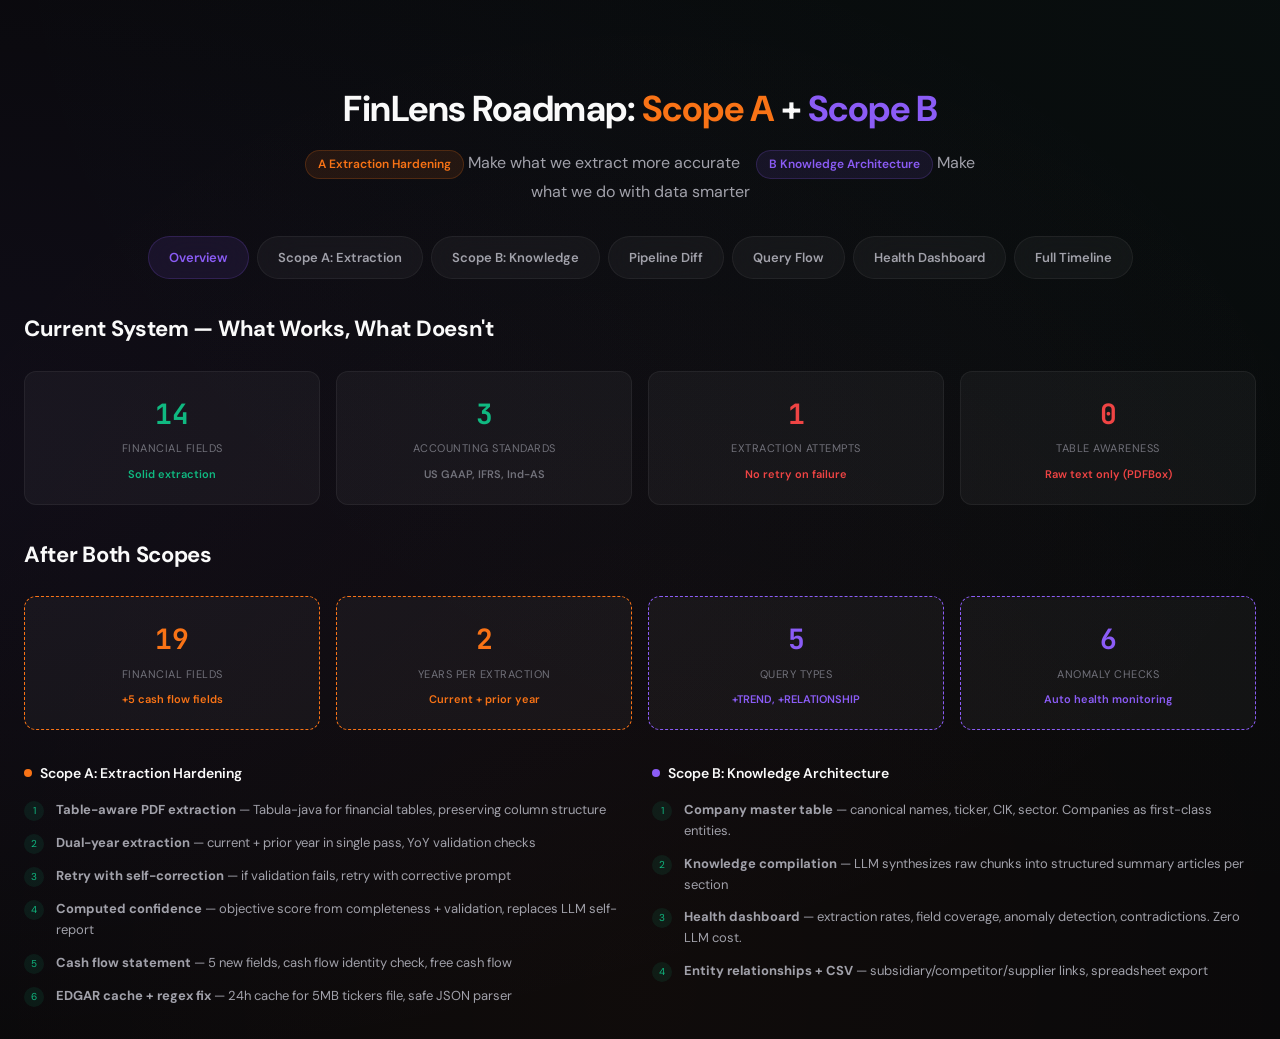
<file: src/main/resources/static/roadmap.html>
<!DOCTYPE html>
<html lang="en">
<head>
<meta charset="UTF-8">
<meta name="viewport" content="width=device-width, initial-scale=1.0">
<title>FinLens — Dual Scope Roadmap</title>
<link href="https://fonts.googleapis.com/css2?family=DM+Sans:ital,wght@0,400;0,500;0,600;0,700&family=JetBrains+Mono:wght@400;500&display=swap" rel="stylesheet">
<style>
*, *::before, *::after { box-sizing: border-box; margin: 0; padding: 0; }
:root {
    --bg: #09090b; --bg-subtle: #0f0f13;
    --surface: rgba(255,255,255,0.03); --surface-raised: rgba(255,255,255,0.05);
    --surface-glass: rgba(255,255,255,0.04); --surface-glass-border: rgba(255,255,255,0.06);
    --surface-hover: rgba(255,255,255,0.07);
    --text: #fafafa; --text-secondary: #a1a1aa; --text-tertiary: #71717a; --text-ghost: #3f3f46;
    --accent: #8b5cf6; --accent-soft: rgba(139,92,246,0.1); --accent-border: rgba(139,92,246,0.2);
    --green: #10b981; --green-soft: rgba(16,185,129,0.1);
    --amber: #f59e0b; --amber-soft: rgba(245,158,11,0.1);
    --red: #ef4444; --red-soft: rgba(239,68,68,0.1);
    --blue: #3b82f6; --blue-soft: rgba(59,130,246,0.1);
    --cyan: #06b6d4; --cyan-soft: rgba(6,182,212,0.1);
    --orange: #f97316; --orange-soft: rgba(249,115,22,0.1);
    --sans: 'DM Sans', -apple-system, sans-serif; --mono: 'JetBrains Mono', monospace;
    --s1: 4px; --s2: 8px; --s3: 12px; --s4: 16px; --s5: 20px; --s6: 24px; --s8: 32px; --s10: 40px; --s12: 48px;
    --r-sm: 8px; --r-md: 12px; --r-lg: 16px; --r-xl: 20px;
}
body { font-family: var(--sans); background: var(--bg); color: var(--text); font-size: 14px; line-height: 1.6; -webkit-font-smoothing: antialiased; overflow-x: hidden; }
body::before { content: ''; position: fixed; top: -50%; left: -50%; width: 200%; height: 200%; background: radial-gradient(ellipse at 20% 50%, rgba(139,92,246,0.06) 0%, transparent 50%), radial-gradient(ellipse at 80% 20%, rgba(16,185,129,0.04) 0%, transparent 50%), radial-gradient(ellipse at 50% 80%, rgba(249,115,22,0.03) 0%, transparent 50%); pointer-events: none; z-index: 0; }
.container { max-width: 1280px; margin: 0 auto; padding: var(--s8) var(--s6); position: relative; z-index: 1; }
.hero { text-align: center; padding: var(--s12) 0 var(--s8); }
.hero h1 { font-size: 36px; font-weight: 700; letter-spacing: -0.5px; margin-bottom: var(--s3); }
.hero h1 .a { color: var(--orange); } .hero h1 .b { color: var(--accent); }
.hero p { color: var(--text-secondary); font-size: 16px; max-width: 700px; margin: 0 auto; }

/* Scope badges */
.scope-badge { display: inline-flex; align-items: center; gap: 6px; padding: 4px 12px; border-radius: 100px; font-size: 12px; font-weight: 600; }
.scope-a { background: var(--orange-soft); color: var(--orange); border: 1px solid rgba(249,115,22,0.2); }
.scope-b { background: var(--accent-soft); color: var(--accent); border: 1px solid var(--accent-border); }

/* Toggle bar */
.toggle-bar { display: flex; justify-content: center; gap: var(--s2); margin-bottom: var(--s8); position: sticky; top: var(--s4); z-index: 100; flex-wrap: wrap; }
.toggle-btn { font-family: var(--sans); font-size: 13px; font-weight: 600; padding: var(--s3) var(--s5); border-radius: 100px; border: 1px solid var(--surface-glass-border); background: var(--surface-glass); backdrop-filter: blur(20px); color: var(--text-secondary); cursor: pointer; transition: all 0.25s ease; }
.toggle-btn:hover { background: var(--surface-hover); color: var(--text); }
.toggle-btn.active { background: var(--accent-soft); border-color: var(--accent-border); color: var(--accent); }
.toggle-btn.active-a { background: var(--orange-soft); border-color: rgba(249,115,22,0.3); color: var(--orange); }

/* Sections */
.view-section { display: none; animation: fadeUp 0.4s ease; }
.view-section.active { display: block; }
@keyframes fadeUp { from { opacity: 0; transform: translateY(12px); } to { opacity: 1; transform: translateY(0); } }

.section-title { font-size: 22px; font-weight: 700; margin-bottom: var(--s6); letter-spacing: -0.3px; }
.section-subtitle { color: var(--text-secondary); margin-bottom: var(--s8); font-size: 14px; }

/* Cards */
.card { background: var(--surface-glass); border: 1px solid var(--surface-glass-border); border-radius: var(--r-lg); padding: var(--s6); margin-bottom: var(--s6); backdrop-filter: blur(12px); transition: border-color 0.2s; }
.card:hover { border-color: rgba(255,255,255,0.1); }
.card-header { display: flex; align-items: center; gap: var(--s3); margin-bottom: var(--s4); }
.card-icon { width: 36px; height: 36px; border-radius: var(--r-sm); display: flex; align-items: center; justify-content: center; font-size: 16px; flex-shrink: 0; font-weight: 700; }
.card-title { font-size: 15px; font-weight: 600; }
.card-desc { color: var(--text-secondary); font-size: 13px; line-height: 1.6; }

/* Tags */
.tag { display: inline-block; padding: 2px 8px; border-radius: 100px; font-size: 11px; font-weight: 600; font-family: var(--mono); }
.tag-green { background: var(--green-soft); color: var(--green); }
.tag-red { background: var(--red-soft); color: var(--red); }
.tag-amber { background: var(--amber-soft); color: var(--amber); }
.tag-blue { background: var(--blue-soft); color: var(--blue); }
.tag-accent { background: var(--accent-soft); color: var(--accent); }
.tag-orange { background: var(--orange-soft); color: var(--orange); }

/* Metrics */
.metrics-grid { display: grid; grid-template-columns: repeat(4, 1fr); gap: var(--s4); margin-bottom: var(--s8); }
.metric-card { background: var(--surface-glass); border: 1px solid var(--surface-glass-border); border-radius: var(--r-md); padding: var(--s5); text-align: center; }
.metric-value { font-size: 28px; font-weight: 700; font-family: var(--mono); }
.metric-label { font-size: 11px; color: var(--text-tertiary); text-transform: uppercase; letter-spacing: 0.5px; margin-top: var(--s1); }
.metric-change { font-size: 11px; margin-top: var(--s2); font-weight: 600; }

/* Compare grid */
.compare-grid { display: grid; grid-template-columns: 1fr 1fr; gap: var(--s6); }
.compare-col h3 { font-size: 14px; font-weight: 600; margin-bottom: var(--s4); display: flex; align-items: center; gap: var(--s2); }
.dot { width: 8px; height: 8px; border-radius: 50%; display: inline-block; }
.dot-red { background: var(--red); } .dot-green { background: var(--green); } .dot-orange { background: var(--orange); } .dot-accent { background: var(--accent); }

/* Gap list */
.gap-list { list-style: none; display: flex; flex-direction: column; gap: var(--s3); }
.gap-item { display: flex; align-items: flex-start; gap: var(--s3); font-size: 13px; color: var(--text-secondary); }
.gap-icon { width: 20px; height: 20px; border-radius: 50%; display: flex; align-items: center; justify-content: center; font-size: 10px; flex-shrink: 0; margin-top: 1px; }
.gap-icon.miss { background: var(--red-soft); color: var(--red); }
.gap-icon.gain { background: var(--green-soft); color: var(--green); }

/* Flow steps */
.flow { display: flex; align-items: center; gap: var(--s2); flex-wrap: wrap; padding: var(--s3) 0; }
.flow-step { background: var(--surface-raised); border: 1px solid var(--surface-glass-border); border-radius: var(--r-sm); padding: var(--s2) var(--s4); font-size: 12px; font-weight: 500; white-space: nowrap; }
.flow-step.current { border-color: var(--accent-border); color: var(--accent); }
.flow-step.new-a { border-color: var(--orange); color: var(--orange); border-style: dashed; }
.flow-step.new-b { border-color: var(--accent); color: var(--accent); border-style: dashed; }
.flow-step.warn { border-color: var(--red); color: var(--red); }
.flow-arrow { color: var(--text-ghost); font-size: 14px; }

/* Schema table */
.schema-table { width: 100%; border-collapse: collapse; font-size: 13px; }
.schema-table th { text-align: left; padding: var(--s3) var(--s4); border-bottom: 1px solid var(--surface-glass-border); color: var(--text-tertiary); font-weight: 500; font-size: 11px; text-transform: uppercase; letter-spacing: 0.5px; }
.schema-table td { padding: var(--s3) var(--s4); border-bottom: 1px solid rgba(255,255,255,0.02); font-family: var(--mono); font-size: 12px; }
.schema-table tr.added td { background: var(--green-soft); }
.schema-table tr.modified td { background: var(--amber-soft); }

/* Timeline */
.timeline { position: relative; padding-left: 32px; }
.timeline::before { content: ''; position: absolute; left: 11px; top: 8px; bottom: 8px; width: 2px; background: linear-gradient(to bottom, var(--orange), var(--orange), var(--orange), transparent 48%, var(--accent) 52%, var(--accent), var(--accent), var(--accent)); border-radius: 2px; }
.timeline-item { position: relative; margin-bottom: var(--s8); }
.timeline-dot { position: absolute; left: -28px; top: 4px; width: 14px; height: 14px; border-radius: 50%; border: 2px solid var(--bg); }
.timeline-phase { font-size: 11px; font-weight: 600; text-transform: uppercase; letter-spacing: 0.5px; margin-bottom: var(--s1); }
.timeline-title { font-size: 16px; font-weight: 600; margin-bottom: var(--s2); }
.timeline-desc { color: var(--text-secondary); font-size: 13px; margin-bottom: var(--s3); }
.timeline-files { display: flex; flex-wrap: wrap; gap: var(--s2); }

/* Health bars */
.health-bar-group { margin-bottom: var(--s3); }
.health-bar-label { font-size: 12px; color: var(--text-secondary); display: flex; justify-content: space-between; margin-bottom: var(--s1); }
.health-bar { height: 6px; background: var(--surface-raised); border-radius: 3px; overflow: hidden; }
.health-bar-fill { height: 100%; border-radius: 3px; transition: width 0.6s ease; }

/* Query box */
.query-flow-box { background: var(--surface); border: 1px solid var(--surface-glass-border); border-radius: var(--r-md); padding: var(--s5); }
.query-flow-box h4 { font-size: 13px; font-weight: 600; margin-bottom: var(--s3); display: flex; align-items: center; gap: var(--s2); }
.query-example { font-family: var(--mono); font-size: 12px; color: var(--accent); background: var(--accent-soft); padding: var(--s2) var(--s3); border-radius: var(--r-sm); margin-bottom: var(--s3); display: inline-block; }
.query-result { font-size: 12px; color: var(--text-secondary); padding: var(--s3); background: var(--surface-raised); border-radius: var(--r-sm); font-family: var(--mono); line-height: 1.8; white-space: pre-line; }
.query-result .num { color: var(--green); font-weight: 600; }
.query-result .label { color: var(--text-tertiary); }

/* Responsive */
@media (max-width: 768px) { .compare-grid, .metrics-grid { grid-template-columns: 1fr; } }
@media (max-width: 900px) { .metrics-grid { grid-template-columns: repeat(2, 1fr); } }
</style>
</head>
<body>
<div class="container">

<!-- Hero -->
<div class="hero">
    <h1>FinLens Roadmap: <span class="a">Scope A</span> + <span class="b">Scope B</span></h1>
    <p>
        <span class="scope-badge scope-a">A Extraction Hardening</span>
        Make what we extract more accurate
        &nbsp;&nbsp;
        <span class="scope-badge scope-b">B Knowledge Architecture</span>
        Make what we do with data smarter
    </p>
</div>

<!-- Toggle -->
<div class="toggle-bar">
    <button class="toggle-btn active" data-view="overview">Overview</button>
    <button class="toggle-btn" data-view="scope-a">Scope A: Extraction</button>
    <button class="toggle-btn" data-view="scope-b">Scope B: Knowledge</button>
    <button class="toggle-btn" data-view="pipeline">Pipeline Diff</button>
    <button class="toggle-btn" data-view="query">Query Flow</button>
    <button class="toggle-btn" data-view="health">Health Dashboard</button>
    <button class="toggle-btn" data-view="timeline">Full Timeline</button>
</div>

<!-- ========== OVERVIEW ========== -->
<div class="view-section active" id="view-overview">
    <div class="section-title">Current System &mdash; What Works, What Doesn't</div>
    <div class="metrics-grid">
        <div class="metric-card">
            <div class="metric-value" style="color:var(--green)">14</div>
            <div class="metric-label">Financial Fields</div>
            <div class="metric-change" style="color:var(--green)">Solid extraction</div>
        </div>
        <div class="metric-card">
            <div class="metric-value" style="color:var(--green)">3</div>
            <div class="metric-label">Accounting Standards</div>
            <div class="metric-change" style="color:var(--text-tertiary)">US GAAP, IFRS, Ind-AS</div>
        </div>
        <div class="metric-card">
            <div class="metric-value" style="color:var(--red)">1</div>
            <div class="metric-label">Extraction Attempts</div>
            <div class="metric-change" style="color:var(--red)">No retry on failure</div>
        </div>
        <div class="metric-card">
            <div class="metric-value" style="color:var(--red)">0</div>
            <div class="metric-label">Table Awareness</div>
            <div class="metric-change" style="color:var(--red)">Raw text only (PDFBox)</div>
        </div>
    </div>

    <div class="section-title">After Both Scopes</div>
    <div class="metrics-grid">
        <div class="metric-card" style="border-color:var(--orange);border-style:dashed">
            <div class="metric-value" style="color:var(--orange)">19</div>
            <div class="metric-label">Financial Fields</div>
            <div class="metric-change" style="color:var(--orange)">+5 cash flow fields</div>
        </div>
        <div class="metric-card" style="border-color:var(--orange);border-style:dashed">
            <div class="metric-value" style="color:var(--orange)">2</div>
            <div class="metric-label">Years per Extraction</div>
            <div class="metric-change" style="color:var(--orange)">Current + prior year</div>
        </div>
        <div class="metric-card" style="border-color:var(--accent);border-style:dashed">
            <div class="metric-value" style="color:var(--accent)">5</div>
            <div class="metric-label">Query Types</div>
            <div class="metric-change" style="color:var(--accent)">+TREND, +RELATIONSHIP</div>
        </div>
        <div class="metric-card" style="border-color:var(--accent);border-style:dashed">
            <div class="metric-value" style="color:var(--accent)">6</div>
            <div class="metric-label">Anomaly Checks</div>
            <div class="metric-change" style="color:var(--accent)">Auto health monitoring</div>
        </div>
    </div>

    <!-- Dual scope comparison -->
    <div class="compare-grid" style="margin-top:var(--s6)">
        <div class="compare-col">
            <h3><span class="dot dot-orange"></span> Scope A: Extraction Hardening</h3>
            <ul class="gap-list">
                <li class="gap-item"><span class="gap-icon gain">1</span><span><strong>Table-aware PDF extraction</strong> &mdash; Tabula-java for financial tables, preserving column structure</span></li>
                <li class="gap-item"><span class="gap-icon gain">2</span><span><strong>Dual-year extraction</strong> &mdash; current + prior year in single pass, YoY validation checks</span></li>
                <li class="gap-item"><span class="gap-icon gain">3</span><span><strong>Retry with self-correction</strong> &mdash; if validation fails, retry with corrective prompt</span></li>
                <li class="gap-item"><span class="gap-icon gain">4</span><span><strong>Computed confidence</strong> &mdash; objective score from completeness + validation, replaces LLM self-report</span></li>
                <li class="gap-item"><span class="gap-icon gain">5</span><span><strong>Cash flow statement</strong> &mdash; 5 new fields, cash flow identity check, free cash flow</span></li>
                <li class="gap-item"><span class="gap-icon gain">6</span><span><strong>EDGAR cache + regex fix</strong> &mdash; 24h cache for 5MB tickers file, safe JSON parser</span></li>
            </ul>
        </div>
        <div class="compare-col">
            <h3><span class="dot dot-accent"></span> Scope B: Knowledge Architecture</h3>
            <ul class="gap-list">
                <li class="gap-item"><span class="gap-icon gain">1</span><span><strong>Company master table</strong> &mdash; canonical names, ticker, CIK, sector. Companies as first-class entities.</span></li>
                <li class="gap-item"><span class="gap-icon gain">2</span><span><strong>Knowledge compilation</strong> &mdash; LLM synthesizes raw chunks into structured summary articles per section</span></li>
                <li class="gap-item"><span class="gap-icon gain">3</span><span><strong>Health dashboard</strong> &mdash; extraction rates, field coverage, anomaly detection, contradictions. Zero LLM cost.</span></li>
                <li class="gap-item"><span class="gap-icon gain">4</span><span><strong>Entity relationships + CSV</strong> &mdash; subsidiary/competitor/supplier links, spreadsheet export</span></li>
            </ul>
        </div>
    </div>
</div>

<!-- ========== SCOPE A ========== -->
<div class="view-section" id="view-scope-a">
    <div class="section-title"><span class="scope-badge scope-a">Scope A</span> Extraction Hardening &mdash; 6 Phases</div>
    <div class="section-subtitle">Fix the "garbage in, garbage out" problem. Better input to LLM = better extraction = better everything downstream.</div>

    <!-- Current extraction weaknesses -->
    <div class="card" style="border-color:var(--red);margin-bottom:var(--s8)">
        <div class="card-header">
            <div class="card-icon" style="background:var(--red-soft);color:var(--red)">!</div>
            <div class="card-title">Current Extraction Vulnerabilities</div>
        </div>
        <div class="flow">
            <div class="flow-step warn">PDFBox flattens tables</div>
            <span class="flow-arrow">&rarr;</span>
            <div class="flow-step warn">Garbled column alignment</div>
            <span class="flow-arrow">&rarr;</span>
            <div class="flow-step warn">LLM guesses numbers</div>
            <span class="flow-arrow">&rarr;</span>
            <div class="flow-step warn">Wrong values stored</div>
            <span class="flow-arrow">&rarr;</span>
            <div class="flow-step warn">Self-reported confidence = 0.95</div>
        </div>
        <div class="card-desc" style="margin-top:var(--s3)">The LLM doesn't know its input is garbled. It confidently extracts wrong numbers. Validation catches some errors (accounting equation), but internally-consistent wrong values pass all checks.</div>
    </div>

    <!-- A1 -->
    <div class="card">
        <div class="card-header">
            <div class="card-icon" style="background:var(--orange-soft);color:var(--orange)">A1</div>
            <div class="card-title">Table-Aware PDF Extraction <span class="tag tag-red">Highest Impact</span></div>
        </div>
        <div class="compare-grid">
            <div>
                <div style="font-size:12px;color:var(--text-tertiary);font-weight:600;margin-bottom:var(--s2)">BEFORE (PDFBox raw text)</div>
                <div class="query-result" style="color:var(--red)">2024 2023
Total Assets 25,111 22,487
Current Assets 18,320 15,890
Total Liabilities 12,345 11,234</div>
                <div style="font-size:11px;color:var(--red);margin-top:var(--s2)">Columns misaligned, LLM must guess which number is 2024 vs 2023</div>
            </div>
            <div>
                <div style="font-size:12px;color:var(--text-tertiary);font-weight:600;margin-bottom:var(--s2)">AFTER (Tabula structured table)</div>
                <div class="query-result" style="color:var(--green)">| Line Item        | 2024   | 2023   |
|------------------|--------|--------|
| Total Assets     | 25,111 | 22,487 |
| Current Assets   | 18,320 | 15,890 |
| Total Liabilities| 12,345 | 11,234 |</div>
                <div style="font-size:11px;color:var(--green);margin-top:var(--s2)">Clean pipe-delimited table, no ambiguity for the LLM</div>
            </div>
        </div>
        <div style="margin-top:var(--s4)">
            <span class="tag tag-green">+TableExtractionService.java</span>
            <span class="tag tag-green">+ExtractedTable.java</span>
            <span class="tag tag-amber">~FinancialExtractionService.java</span>
            <span class="tag tag-amber">~FinancialStatementDetector.java</span>
        </div>
    </div>

    <!-- A2 -->
    <div class="card">
        <div class="card-header">
            <div class="card-icon" style="background:var(--orange-soft);color:var(--orange)">A2</div>
            <div class="card-title">Dual-Year Extraction <span class="tag tag-orange">High Impact, Low Effort</span></div>
        </div>
        <div class="card-desc">
            Financial statements always show current + prior year. Currently we extract only current year and throw away the comparative.
            <strong>Free data at zero extra LLM cost</strong> &mdash; same pages, same prompt, just ask for both years.
        </div>
        <div style="margin-top:var(--s3)">
            <div style="font-size:12px;color:var(--text-tertiary);font-weight:600;margin-bottom:var(--s2)">NEW FIELDS (4 key prior-year metrics)</div>
            <table class="schema-table">
                <thead><tr><th>Column</th><th>Type</th><th>Purpose</th></tr></thead>
                <tbody>
                    <tr class="added"><td>prior_year_revenue</td><td>NUMERIC(20,2)</td><td>YoY revenue comparison</td></tr>
                    <tr class="added"><td>prior_year_net_income</td><td>NUMERIC(20,2)</td><td>YoY profit comparison</td></tr>
                    <tr class="added"><td>prior_year_total_assets</td><td>NUMERIC(20,2)</td><td>Balance sheet trend</td></tr>
                    <tr class="added"><td>prior_year_total_equity</td><td>NUMERIC(20,2)</td><td>Equity trend</td></tr>
                </tbody>
            </table>
        </div>
        <div style="margin-top:var(--s3)">
            <div style="font-size:12px;color:var(--text-tertiary);font-weight:600;margin-bottom:var(--s2)">NEW VALIDATION CHECKS</div>
            <div style="display:flex;gap:var(--s3);flex-wrap:wrap">
                <div style="padding:var(--s2) var(--s3);background:var(--amber-soft);border-radius:var(--r-sm);font-size:12px">YoY Revenue Swing &gt; 80% &rarr; WARNING</div>
                <div style="padding:var(--s2) var(--s3);background:var(--amber-soft);border-radius:var(--r-sm);font-size:12px">YoY Assets Swing &gt; 50% &rarr; WARNING</div>
                <div style="padding:var(--s2) var(--s3);background:var(--amber-soft);border-radius:var(--r-sm);font-size:12px">Revenue up but Net Income down &gt; 50% &rarr; WARNING</div>
            </div>
        </div>
    </div>

    <!-- A3 -->
    <div class="card">
        <div class="card-header">
            <div class="card-icon" style="background:var(--orange-soft);color:var(--orange)">A3</div>
            <div class="card-title">Retry with Self-Correction</div>
        </div>
        <div class="card-desc">If validation fails with CRITICAL/ERROR, retry once with a corrective prompt that includes the specific errors.</div>
        <div class="flow" style="margin-top:var(--s3)">
            <div class="flow-step">Extract</div>
            <span class="flow-arrow">&rarr;</span>
            <div class="flow-step">Validate</div>
            <span class="flow-arrow">&rarr;</span>
            <div class="flow-step warn">FAILED?</div>
            <span class="flow-arrow">&rarr;</span>
            <div class="flow-step new-a">Corrective Prompt</div>
            <span class="flow-arrow">&rarr;</span>
            <div class="flow-step new-a">Re-Extract</div>
            <span class="flow-arrow">&rarr;</span>
            <div class="flow-step new-a">Re-Validate</div>
            <span class="flow-arrow">&rarr;</span>
            <div class="flow-step">Store best</div>
        </div>
    </div>

    <!-- A4 -->
    <div class="card">
        <div class="card-header">
            <div class="card-icon" style="background:var(--orange-soft);color:var(--orange)">A4</div>
            <div class="card-title">Computed Confidence Score</div>
        </div>
        <div class="compare-grid">
            <div>
                <div style="font-size:12px;color:var(--red);font-weight:600;margin-bottom:var(--s2)">BEFORE: LLM self-reported</div>
                <div class="query-result">confidence: <span style="color:var(--red)">0.95</span>
<span class="label">(LLM says "I'm very confident"
 even on hallucinated data)</span></div>
            </div>
            <div>
                <div style="font-size:12px;color:var(--green);font-weight:600;margin-bottom:var(--s2)">AFTER: Computed from evidence</div>
                <div class="query-result">completeness: <span class="num">12/14</span> fields = 0.86
validation:    <span class="num">8/9</span> checks  = 0.89
xbrl_match:    <span class="num">11/13</span> tags   = 0.85
<span style="color:var(--green);font-weight:600">confidence = 0.3(0.86) + 0.5(0.89) + 0.2(0.85) = <span class="num">0.87</span></span></div>
            </div>
        </div>
    </div>

    <!-- A5 -->
    <div class="card">
        <div class="card-header">
            <div class="card-icon" style="background:var(--orange-soft);color:var(--orange)">A5</div>
            <div class="card-title">Cash Flow Statement Extraction <span class="tag tag-orange">+5 new fields</span></div>
        </div>
        <div class="card-desc">Currently the cash flow statement is completely invisible. Adding operating/investing/financing cash flows + capex + free cash flow.</div>
        <table class="schema-table" style="margin-top:var(--s3)">
            <thead><tr><th>Field</th><th>Maps From</th><th>Validation</th></tr></thead>
            <tbody>
                <tr class="added"><td>operating_cash_flow</td><td>"Cash flows from operating activities"</td><td rowspan="3" style="vertical-align:middle">O + I + F = net change in cash</td></tr>
                <tr class="added"><td>investing_cash_flow</td><td>"Cash flows from investing activities"</td></tr>
                <tr class="added"><td>financing_cash_flow</td><td>"Cash flows from financing activities"</td></tr>
                <tr class="added"><td>capital_expenditure</td><td>"Purchase of property, plant and equipment"</td><td>capex &le; abs(investing)</td></tr>
                <tr class="added"><td>free_cash_flow</td><td>operating - capex (computed)</td><td>FCF = OCF - capex</td></tr>
            </tbody>
        </table>
    </div>

    <!-- A6 -->
    <div class="card">
        <div class="card-header">
            <div class="card-icon" style="background:var(--orange-soft);color:var(--orange)">A6</div>
            <div class="card-title">EDGAR Cache + Greedy Regex Fix <span class="tag tag-green">Quick Win</span></div>
        </div>
        <div class="compare-grid">
            <div>
                <div class="card-desc"><strong>EDGAR Cache:</strong> company_tickers.json is ~5MB downloaded on every validation. Add 24h in-memory cache.</div>
            </div>
            <div>
                <div class="card-desc"><strong>Regex Fix:</strong> <code style="color:var(--red)">\{.*\}</code> is greedy &mdash; can match wrong JSON. Replace with balanced-brace counter.</div>
            </div>
        </div>
    </div>

    <!-- Sequencing -->
    <div class="card" style="margin-top:var(--s4)">
        <div class="card-header">
            <div class="card-icon" style="background:var(--orange-soft);color:var(--orange)">S</div>
            <div class="card-title">Scope A Sequencing</div>
        </div>
        <div style="display:flex;align-items:center;justify-content:center;gap:var(--s3);padding:var(--s4);flex-wrap:wrap">
            <div style="background:var(--orange-soft);border:1px solid rgba(249,115,22,0.3);border-radius:var(--r-md);padding:var(--s3) var(--s5);text-align:center">
                <div style="font-size:11px;color:var(--orange);font-weight:600">A1</div>
                <div style="font-size:12px;font-weight:600">Table Extraction</div>
                <div style="font-size:10px;color:var(--text-tertiary)">Highest impact</div>
            </div>
            <span style="color:var(--text-ghost)">&rarr;</span>
            <div style="background:var(--orange-soft);border:1px solid rgba(249,115,22,0.3);border-radius:var(--r-md);padding:var(--s3) var(--s5);text-align:center">
                <div style="font-size:11px;color:var(--orange);font-weight:600">A2</div>
                <div style="font-size:12px;font-weight:600">Dual-Year</div>
            </div>
            <span style="color:var(--text-ghost)">&rarr;</span>
            <div style="background:var(--orange-soft);border:1px solid rgba(249,115,22,0.3);border-radius:var(--r-md);padding:var(--s3) var(--s5);text-align:center">
                <div style="font-size:11px;color:var(--orange);font-weight:600">A3</div>
                <div style="font-size:12px;font-weight:600">Retry</div>
            </div>
            <span style="color:var(--text-ghost)">&rarr;</span>
            <div style="background:var(--orange-soft);border:1px solid rgba(249,115,22,0.3);border-radius:var(--r-md);padding:var(--s3) var(--s5);text-align:center">
                <div style="font-size:11px;color:var(--orange);font-weight:600">A4</div>
                <div style="font-size:12px;font-weight:600">Confidence</div>
            </div>
            <span style="color:var(--text-ghost)">&rarr;</span>
            <div style="background:var(--orange-soft);border:1px solid rgba(249,115,22,0.3);border-radius:var(--r-md);padding:var(--s3) var(--s5);text-align:center">
                <div style="font-size:11px;color:var(--orange);font-weight:600">A5</div>
                <div style="font-size:12px;font-weight:600">Cash Flow</div>
            </div>
        </div>
        <div style="text-align:center;font-size:11px;color:var(--text-tertiary);margin-top:var(--s2)">A6 (Cache + Regex) is independent &mdash; do anytime</div>
    </div>
</div>

<!-- ========== SCOPE B ========== -->
<div class="view-section" id="view-scope-b">
    <div class="section-title"><span class="scope-badge scope-b">Scope B</span> Knowledge Architecture &mdash; 4 Phases</div>
    <div class="section-subtitle">Inspired by Karpathy's LLM Knowledge Bases. Transform FinLens from document extraction into a financial knowledge base.</div>

    <!-- B1 -->
    <div class="card">
        <div class="card-header">
            <div class="card-icon" style="background:var(--accent-soft);color:var(--accent)">B1</div>
            <div class="card-title">Company Master & Temporal Modeling <span class="tag tag-accent">Foundation</span></div>
        </div>
        <div class="card-desc">Normalize company identity. Drop the 1:1 unique constraint. Enable multi-period tracking.</div>
        <div class="compare-grid" style="margin-top:var(--s4)">
            <div>
                <div style="font-size:12px;color:var(--red);font-weight:600;margin-bottom:var(--s2)">BEFORE</div>
                <div class="query-result">financial_data.company_name = "Micron Technology, Inc."
<span class="label">(just a string, no normalization)
document_id: UNIQUE constraint
 &rarr; 1 extraction per document
 &rarr; can't track Micron across FY2022, FY2023, FY2024</span></div>
            </div>
            <div>
                <div style="font-size:12px;color:var(--green);font-weight:600;margin-bottom:var(--s2)">AFTER</div>
                <div class="query-result"><span class="num">company</span> table:
  canonical_name: "micron technology"
  ticker: "MU", cik: "0000723125"
  sector: "Semiconductors"

financial_data.company_id &rarr; company(id)
financial_data.period_type = FY | Q1 | Q2 | Q3 | Q4
<span class="label">&rarr; trend queries, YoY analysis, peer groups</span></div>
            </div>
        </div>
        <div style="margin-top:var(--s4)">
            <span class="tag tag-green">+Company.java</span>
            <span class="tag tag-green">+CompanyResolutionService.java</span>
            <span class="tag tag-green">+CompanyController.java</span>
            <span class="tag tag-green">+PeriodType.java</span>
            <span class="tag tag-amber">~FinancialData.java</span>
            <span class="tag tag-amber">~QueryClassifier.java (+TREND)</span>
            <span class="tag tag-amber">~StructuredQueryService.java (+answerTrend)</span>
        </div>
    </div>

    <!-- B2 -->
    <div class="card">
        <div class="card-header">
            <div class="card-icon" style="background:var(--accent-soft);color:var(--accent)">B2</div>
            <div class="card-title">Knowledge Compilation <span class="tag tag-accent">Karpathy's Core Insight</span></div>
        </div>
        <div class="card-desc">After ingestion, LLM compiles raw chunks into structured summary articles per 10-K section. Stored in DB + vector store. RAG prefers compiled content.</div>
        <div style="margin-top:var(--s4);display:grid;grid-template-columns:repeat(5,1fr);gap:var(--s3)">
            <div style="background:var(--surface-raised);border-radius:var(--r-sm);padding:var(--s3);text-align:center">
                <div style="font-size:11px;color:var(--accent);font-weight:600">Item 1</div>
                <div style="font-size:12px">BUSINESS_OVERVIEW</div>
            </div>
            <div style="background:var(--surface-raised);border-radius:var(--r-sm);padding:var(--s3);text-align:center">
                <div style="font-size:11px;color:var(--accent);font-weight:600">Item 1A</div>
                <div style="font-size:12px">RISK_PROFILE</div>
            </div>
            <div style="background:var(--surface-raised);border-radius:var(--r-sm);padding:var(--s3);text-align:center">
                <div style="font-size:11px;color:var(--accent);font-weight:600">Item 7</div>
                <div style="font-size:12px">MGMT_DISCUSSION</div>
            </div>
            <div style="background:var(--surface-raised);border-radius:var(--r-sm);padding:var(--s3);text-align:center">
                <div style="font-size:11px;color:var(--accent);font-weight:600">Item 7 subs</div>
                <div style="font-size:12px">SEGMENT_ANALYSIS</div>
            </div>
            <div style="background:var(--surface-raised);border-radius:var(--r-sm);padding:var(--s3);text-align:center">
                <div style="font-size:11px;color:var(--accent);font-weight:600">Items 1+7</div>
                <div style="font-size:12px">COMPETITIVE_POS</div>
            </div>
        </div>
        <div style="margin-top:var(--s3);font-size:12px;color:var(--text-secondary)">Each summary includes <code>key_entities</code> JSONB: companies, people, products, topics mentioned &mdash; feeds into B4 relationship extraction.</div>
    </div>

    <!-- B3 -->
    <div class="card">
        <div class="card-header">
            <div class="card-icon" style="background:var(--accent-soft);color:var(--accent)">B3</div>
            <div class="card-title">Health Dashboard <span class="tag tag-green">Zero LLM Cost</span></div>
        </div>
        <div class="card-desc">Pure SQL metrics: extraction rates, field coverage heatmaps, anomaly detection, cross-doc contradiction flags. See the <strong>Health Dashboard</strong> tab for preview.</div>
    </div>

    <!-- B4 -->
    <div class="card">
        <div class="card-header">
            <div class="card-icon" style="background:var(--accent-soft);color:var(--accent)">B4</div>
            <div class="card-title">Relationships + Export</div>
        </div>
        <div class="card-desc">Extract entity relationships from compiled summaries. CSV export for financial data.</div>
        <div style="display:flex;gap:var(--s3);margin-top:var(--s3);flex-wrap:wrap">
            <span class="tag tag-accent">SUBSIDIARY</span>
            <span class="tag tag-accent">COMPETITOR</span>
            <span class="tag tag-accent">SUPPLIER</span>
            <span class="tag tag-accent">CUSTOMER</span>
            <span class="tag tag-accent">PARTNER</span>
            <span class="tag tag-accent">INVESTOR</span>
        </div>
    </div>

    <!-- Sequencing -->
    <div class="card" style="margin-top:var(--s4)">
        <div class="card-header">
            <div class="card-icon" style="background:var(--accent-soft);color:var(--accent)">S</div>
            <div class="card-title">Scope B Sequencing</div>
        </div>
        <div style="display:flex;align-items:center;justify-content:center;gap:var(--s3);padding:var(--s4);flex-wrap:wrap">
            <div style="background:var(--accent-soft);border:1px solid var(--accent-border);border-radius:var(--r-md);padding:var(--s3) var(--s5);text-align:center">
                <div style="font-size:11px;color:var(--accent);font-weight:600">B1</div>
                <div style="font-size:12px;font-weight:600">Company Master</div>
                <div style="font-size:10px;color:var(--text-tertiary)">Foundation</div>
            </div>
            <div style="display:flex;flex-direction:column;gap:var(--s2)">
                <span style="color:var(--text-ghost)">&rarr;</span>
                <span style="color:var(--text-ghost)">&rarr;</span>
            </div>
            <div style="display:flex;flex-direction:column;gap:var(--s3)">
                <div style="background:var(--accent-soft);border:1px solid var(--accent-border);border-radius:var(--r-md);padding:var(--s3) var(--s5);text-align:center">
                    <div style="font-size:11px;color:var(--accent);font-weight:600">B2</div>
                    <div style="font-size:12px;font-weight:600">Compilation</div>
                </div>
                <div style="background:var(--accent-soft);border:1px solid var(--accent-border);border-radius:var(--r-md);padding:var(--s3) var(--s5);text-align:center">
                    <div style="font-size:11px;color:var(--accent);font-weight:600">B3</div>
                    <div style="font-size:12px;font-weight:600">Health</div>
                    <div style="font-size:10px;color:var(--text-tertiary)">parallel w/ B2</div>
                </div>
            </div>
            <span style="color:var(--text-ghost)">&rarr;</span>
            <div style="background:var(--accent-soft);border:1px solid var(--accent-border);border-radius:var(--r-md);padding:var(--s3) var(--s5);text-align:center">
                <div style="font-size:11px;color:var(--accent);font-weight:600">B4</div>
                <div style="font-size:12px;font-weight:600">Relationships</div>
            </div>
        </div>
    </div>
</div>

<!-- ========== PIPELINE DIFF ========== -->
<div class="view-section" id="view-pipeline">
    <div class="section-title">Ingestion Pipeline &mdash; Before vs After</div>
    <div class="compare-grid">
        <div class="compare-col">
            <h3><span class="dot dot-red"></span> Current Pipeline</h3>
            <div class="card">
                <div class="flow">
                    <div class="flow-step warn">PDFBox (raw text)</div>
                    <span class="flow-arrow">&rarr;</span>
                    <div class="flow-step">Section Chunking</div>
                    <span class="flow-arrow">&rarr;</span>
                    <div class="flow-step">Vector Embed</div>
                </div>
                <div class="flow">
                    <div class="flow-step current">LLM Extract (1 year, 14 fields)</div>
                    <span class="flow-arrow">&rarr;</span>
                    <div class="flow-step current">Validate</div>
                    <span class="flow-arrow">&rarr;</span>
                    <div class="flow-step warn">DONE (no retry)</div>
                </div>
                <div style="margin-top:var(--s3);font-size:12px;color:var(--text-secondary)">
                    <strong>Issues:</strong> tables flattened, 1 year only, no retry, self-reported confidence, no cash flow, no compilation
                </div>
            </div>
        </div>
        <div class="compare-col">
            <h3><span class="dot dot-green"></span> After Scope A + B</h3>
            <div class="card" style="border-color:var(--green);border-style:dashed">
                <div class="flow">
                    <div class="flow-step new-a">Tabula (tables) + PDFBox (text)</div>
                    <span class="flow-arrow">&rarr;</span>
                    <div class="flow-step">Section Chunking</div>
                    <span class="flow-arrow">&rarr;</span>
                    <div class="flow-step">Vector Embed</div>
                </div>
                <div class="flow">
                    <div class="flow-step new-a">LLM Extract (2 years, 19 fields)</div>
                    <span class="flow-arrow">&rarr;</span>
                    <div class="flow-step new-a">Validate + YoY checks</div>
                    <span class="flow-arrow">&rarr;</span>
                    <div class="flow-step new-a">Retry if FAILED</div>
                </div>
                <div class="flow">
                    <div class="flow-step new-a">Computed Confidence</div>
                    <span class="flow-arrow">&rarr;</span>
                    <div class="flow-step new-b">Company Resolution</div>
                    <span class="flow-arrow">&rarr;</span>
                    <div class="flow-step new-b">Knowledge Compilation</div>
                </div>
                <div class="flow">
                    <div class="flow-step new-b">Entity Extraction</div>
                    <span class="flow-arrow">&rarr;</span>
                    <div class="flow-step new-b">Relationship Linking</div>
                    <span class="flow-arrow">&rarr;</span>
                    <div class="flow-step" style="border-color:var(--green);color:var(--green)">DONE</div>
                </div>
                <div style="margin-top:var(--s3);font-size:12px">
                    <span style="color:var(--orange)">Orange = Scope A (extraction)</span> &nbsp; <span style="color:var(--accent)">Purple = Scope B (knowledge)</span>
                </div>
            </div>
        </div>
    </div>
</div>

<!-- ========== QUERY FLOW ========== -->
<div class="view-section" id="view-query">
    <div class="section-title">Query Routing &mdash; 3 Types &rarr; 5 Types</div>

    <div class="card">
        <div class="card-header">
            <div class="card-icon" style="background:var(--surface-raised);color:var(--text-tertiary)">3</div>
            <div class="card-title">Current Query Types</div>
        </div>
        <div style="display:grid;grid-template-columns:1fr 1fr 1fr;gap:var(--s4)">
            <div class="query-flow-box"><h4><span class="tag tag-accent">FINANCIAL_DATA</span></h4><div style="font-size:12px;color:var(--text-secondary)">DB lookup, &lt;100ms, zero LLM</div></div>
            <div class="query-flow-box"><h4><span class="tag tag-blue">COMPARISON</span></h4><div style="font-size:12px;color:var(--text-secondary)">DB lookup, &lt;100ms, zero LLM</div></div>
            <div class="query-flow-box"><h4><span class="tag tag-green">NARRATIVE</span></h4><div style="font-size:12px;color:var(--text-secondary)">Vector RAG + LLM, 2-5s</div></div>
        </div>
    </div>

    <div class="card" style="border-color:var(--green);border-style:dashed">
        <div class="card-header">
            <div class="card-icon" style="background:var(--green-soft);color:var(--green)">5</div>
            <div class="card-title">Future Query Types <span class="tag tag-green">+2 new</span></div>
        </div>
        <div style="display:grid;grid-template-columns:repeat(5,1fr);gap:var(--s4)">
            <div class="query-flow-box"><h4><span class="tag tag-accent">FINANCIAL_DATA</span></h4><div style="font-size:12px;color:var(--text-secondary)">Same + cash flow fields</div></div>
            <div class="query-flow-box"><h4><span class="tag tag-blue">COMPARISON</span></h4><div style="font-size:12px;color:var(--text-secondary)">Same as current</div></div>
            <div class="query-flow-box" style="border-color:var(--accent);border-style:dashed"><h4><span class="tag tag-accent">TREND</span> <span class="scope-badge scope-b" style="font-size:10px;padding:1px 6px">B</span></h4><div class="query-example" style="font-size:11px">"Micron revenue over 3 years"</div><div style="font-size:12px;color:var(--text-secondary)">Multi-year table + YoY%, zero LLM</div></div>
            <div class="query-flow-box" style="border-color:var(--accent);border-style:dashed"><h4><span class="tag tag-accent">RELATIONSHIP</span> <span class="scope-badge scope-b" style="font-size:10px;padding:1px 6px">B</span></h4><div class="query-example" style="font-size:11px">"Micron's competitors?"</div><div style="font-size:12px;color:var(--text-secondary)">DB lookup, zero LLM</div></div>
            <div class="query-flow-box"><h4><span class="tag tag-green">NARRATIVE</span> (upgraded)</h4><div style="font-size:12px;color:var(--text-secondary)">Compiled summaries first, better coherence</div></div>
        </div>
    </div>
</div>

<!-- ========== HEALTH ========== -->
<div class="view-section" id="view-health">
    <div class="section-title">Knowledge Health Dashboard <span class="scope-badge scope-b">Scope B</span></div>
    <div class="section-subtitle">Pure SQL metrics. Zero LLM cost. Endpoint: GET /api/v1/knowledge-bases/{kbId}/health</div>

    <div class="metrics-grid">
        <div class="metric-card"><div class="metric-value" style="color:var(--green)">92%</div><div class="metric-label">Extraction Success</div><div class="metric-change" style="color:var(--text-tertiary)">23/25 documents</div></div>
        <div class="metric-card"><div class="metric-value" style="color:var(--green)">88%</div><div class="metric-label">Validation Pass Rate</div><div class="metric-change" style="color:var(--text-tertiary)">21/23 extractions</div></div>
        <div class="metric-card"><div class="metric-value" style="color:var(--accent)">0.87</div><div class="metric-label">Avg Confidence</div><div class="metric-change" style="color:var(--orange)">Computed (Scope A4)</div></div>
        <div class="metric-card"><div class="metric-value" style="color:var(--amber)">79%</div><div class="metric-label">Field Completeness</div><div class="metric-change" style="color:var(--amber)">3 fields commonly null</div></div>
    </div>

    <div class="compare-grid">
        <div class="card">
            <div class="card-header">
                <div class="card-icon" style="background:var(--accent-soft);color:var(--accent)">F</div>
                <div class="card-title">Field Coverage Heatmap</div>
            </div>
            <div class="health-bar-group"><div class="health-bar-label"><span>revenue</span><span>100%</span></div><div class="health-bar"><div class="health-bar-fill" style="width:100%;background:var(--green)"></div></div></div>
            <div class="health-bar-group"><div class="health-bar-label"><span>total_assets</span><span>100%</span></div><div class="health-bar"><div class="health-bar-fill" style="width:100%;background:var(--green)"></div></div></div>
            <div class="health-bar-group"><div class="health-bar-label"><span>net_income</span><span>96%</span></div><div class="health-bar"><div class="health-bar-fill" style="width:96%;background:var(--green)"></div></div></div>
            <div class="health-bar-group"><div class="health-bar-label"><span>operating_cash_flow <span class="tag tag-orange" style="font-size:9px">A5</span></span><span>92%</span></div><div class="health-bar"><div class="health-bar-fill" style="width:92%;background:var(--green)"></div></div></div>
            <div class="health-bar-group"><div class="health-bar-label"><span>gross_profit</span><span>88%</span></div><div class="health-bar"><div class="health-bar-fill" style="width:88%;background:var(--accent)"></div></div></div>
            <div class="health-bar-group"><div class="health-bar-label"><span>trade_receivables</span><span>72%</span></div><div class="health-bar"><div class="health-bar-fill" style="width:72%;background:var(--amber)"></div></div></div>
            <div class="health-bar-group"><div class="health-bar-label"><span>trade_payables</span><span>68%</span></div><div class="health-bar"><div class="health-bar-fill" style="width:68%;background:var(--amber)"></div></div></div>
            <div class="health-bar-group"><div class="health-bar-label"><span>accumulated_profit</span><span>52%</span></div><div class="health-bar"><div class="health-bar-fill" style="width:52%;background:var(--red)"></div></div></div>
        </div>
        <div class="card">
            <div class="card-header">
                <div class="card-icon" style="background:var(--amber-soft);color:var(--amber)">!</div>
                <div class="card-title">Detected Anomalies</div>
            </div>
            <div style="display:flex;flex-direction:column;gap:var(--s3)">
                <div style="display:flex;align-items:center;gap:var(--s3);padding:var(--s3);background:var(--red-soft);border-radius:var(--r-sm)">
                    <span class="tag tag-red">ERROR</span>
                    <span style="font-size:12px"><strong>Cross-Doc Contradiction</strong><br><span style="color:var(--text-secondary)">TCS FY2024: revenue differs by 8.2% between filings</span></span>
                </div>
                <div style="display:flex;align-items:center;gap:var(--s3);padding:var(--s3);background:var(--amber-soft);border-radius:var(--r-sm)">
                    <span class="tag tag-amber">WARN</span>
                    <span style="font-size:12px"><strong>Unusual Current Ratio</strong><br><span style="color:var(--text-secondary)">Company X: ratio = 0.08</span></span>
                </div>
                <div style="display:flex;align-items:center;gap:var(--s3);padding:var(--s3);background:var(--amber-soft);border-radius:var(--r-sm)">
                    <span class="tag tag-amber">WARN</span>
                    <span style="font-size:12px"><strong>YoY Revenue Swing</strong> <span class="tag tag-orange" style="font-size:9px">A2</span><br><span style="color:var(--text-secondary)">Micron FY2023: revenue dropped 49.5%</span></span>
                </div>
                <div style="display:flex;align-items:center;gap:var(--s3);padding:var(--s3);background:var(--green-soft);border-radius:var(--r-sm)">
                    <span class="tag tag-green">OK</span>
                    <span style="font-size:12px;color:var(--text-secondary)">20 documents passed all checks</span>
                </div>
            </div>
        </div>
    </div>
</div>

<!-- ========== TIMELINE ========== -->
<div class="view-section" id="view-timeline">
    <div class="section-title">Full Implementation Timeline</div>
    <div class="section-subtitle">Both scopes run in parallel. Orange = Extraction (A), Purple = Knowledge (B).</div>

    <!-- Cross-scope dependency -->
    <div class="card" style="margin-bottom:var(--s8)">
        <div class="card-header">
            <div class="card-icon" style="background:var(--surface-raised);color:var(--text)">D</div>
            <div class="card-title">Cross-Scope Dependencies</div>
        </div>
        <div style="display:grid;grid-template-columns:1fr auto 1fr;gap:var(--s6);padding:var(--s4);align-items:start">
            <div>
                <div style="text-align:center;margin-bottom:var(--s3)"><span class="scope-badge scope-a">Scope A: Extraction</span></div>
                <div style="display:flex;flex-direction:column;gap:var(--s2)">
                    <div style="background:var(--orange-soft);border:1px solid rgba(249,115,22,0.2);border-radius:var(--r-sm);padding:var(--s2) var(--s3);font-size:12px"><strong>A1</strong> Table Extraction</div>
                    <div style="background:var(--orange-soft);border:1px solid rgba(249,115,22,0.2);border-radius:var(--r-sm);padding:var(--s2) var(--s3);font-size:12px"><strong>A2</strong> Dual-Year</div>
                    <div style="background:var(--orange-soft);border:1px solid rgba(249,115,22,0.2);border-radius:var(--r-sm);padding:var(--s2) var(--s3);font-size:12px"><strong>A3</strong> Retry</div>
                    <div style="background:var(--orange-soft);border:1px solid rgba(249,115,22,0.2);border-radius:var(--r-sm);padding:var(--s2) var(--s3);font-size:12px"><strong>A4</strong> Computed Confidence</div>
                    <div style="background:var(--orange-soft);border:1px solid rgba(249,115,22,0.2);border-radius:var(--r-sm);padding:var(--s2) var(--s3);font-size:12px"><strong>A5</strong> Cash Flow</div>
                    <div style="background:var(--orange-soft);border:1px solid rgba(249,115,22,0.2);border-radius:var(--r-sm);padding:var(--s2) var(--s3);font-size:12px"><strong>A6</strong> Cache + Regex</div>
                </div>
            </div>
            <div style="display:flex;flex-direction:column;align-items:center;gap:var(--s6);padding-top:var(--s10)">
                <div style="font-size:11px;color:var(--text-ghost);writing-mode:vertical-rl;transform:rotate(180deg)">independent but synergistic</div>
                <div style="width:1px;height:100px;background:var(--surface-glass-border)"></div>
                <div style="font-size:11px;color:var(--amber);text-align:center">A4 &rarr; B3<br><span style="font-size:10px;color:var(--text-tertiary)">(confidence feeds health)</span></div>
            </div>
            <div>
                <div style="text-align:center;margin-bottom:var(--s3)"><span class="scope-badge scope-b">Scope B: Knowledge</span></div>
                <div style="display:flex;flex-direction:column;gap:var(--s2)">
                    <div style="background:var(--accent-soft);border:1px solid var(--accent-border);border-radius:var(--r-sm);padding:var(--s2) var(--s3);font-size:12px"><strong>B1</strong> Company Master</div>
                    <div style="background:var(--accent-soft);border:1px solid var(--accent-border);border-radius:var(--r-sm);padding:var(--s2) var(--s3);font-size:12px"><strong>B2</strong> Knowledge Compilation</div>
                    <div style="background:var(--accent-soft);border:1px solid var(--accent-border);border-radius:var(--r-sm);padding:var(--s2) var(--s3);font-size:12px"><strong>B3</strong> Health Dashboard</div>
                    <div style="background:var(--accent-soft);border:1px solid var(--accent-border);border-radius:var(--r-sm);padding:var(--s2) var(--s3);font-size:12px"><strong>B4</strong> Relationships + Export</div>
                </div>
            </div>
        </div>
    </div>

    <!-- Summary stats -->
    <div class="card">
        <div class="card-header">
            <div class="card-icon" style="background:var(--green-soft);color:var(--green)">T</div>
            <div class="card-title">Total Scope &mdash; Both Workstreams</div>
        </div>
        <div style="display:grid;grid-template-columns:repeat(6,1fr);gap:var(--s4);text-align:center">
            <div><div style="font-size:24px;font-weight:700;font-family:var(--mono);color:var(--orange)">6</div><div style="font-size:11px;color:var(--text-tertiary)">SCOPE A PHASES</div></div>
            <div><div style="font-size:24px;font-weight:700;font-family:var(--mono);color:var(--accent)">4</div><div style="font-size:11px;color:var(--text-tertiary)">SCOPE B PHASES</div></div>
            <div><div style="font-size:24px;font-weight:700;font-family:var(--mono);color:var(--green)">6</div><div style="font-size:11px;color:var(--text-tertiary)">NEW MIGRATIONS</div></div>
            <div><div style="font-size:24px;font-weight:700;font-family:var(--mono);color:var(--green)">3</div><div style="font-size:11px;color:var(--text-tertiary)">NEW TABLES</div></div>
            <div><div style="font-size:24px;font-weight:700;font-family:var(--mono);color:var(--green)">~25</div><div style="font-size:11px;color:var(--text-tertiary)">NEW JAVA FILES</div></div>
            <div><div style="font-size:24px;font-weight:700;font-family:var(--mono);color:var(--green)">19</div><div style="font-size:11px;color:var(--text-tertiary)">FINANCIAL FIELDS</div></div>
        </div>
    </div>

    <!-- Migration allocation -->
    <div class="card" style="margin-top:var(--s4)">
        <div class="card-header">
            <div class="card-icon" style="background:var(--surface-raised);color:var(--text-tertiary)">M</div>
            <div class="card-title">Migration Number Allocation</div>
        </div>
        <table class="schema-table">
            <thead><tr><th>#</th><th>Scope</th><th>Description</th></tr></thead>
            <tbody>
                <tr><td>005</td><td><span class="tag tag-orange">A</span></td><td>Add prior-year fields to financial_data</td></tr>
                <tr><td>006</td><td><span class="tag tag-orange">A</span></td><td>Add cash flow fields to financial_data</td></tr>
                <tr><td>007</td><td><span class="tag tag-accent">B</span></td><td>Create company table</td></tr>
                <tr><td>008</td><td><span class="tag tag-accent">B</span></td><td>Add company_id + period_type, drop unique constraint</td></tr>
                <tr><td>009</td><td><span class="tag tag-accent">B</span></td><td>Create document_summary table</td></tr>
                <tr><td>010</td><td><span class="tag tag-accent">B</span></td><td>Create entity_relationship table</td></tr>
            </tbody>
        </table>
    </div>
</div>

</div>

<script>
document.querySelectorAll('.toggle-btn').forEach(btn => {
    btn.addEventListener('click', () => {
        document.querySelectorAll('.toggle-btn').forEach(b => { b.classList.remove('active'); b.classList.remove('active-a'); });
        document.querySelectorAll('.view-section').forEach(s => s.classList.remove('active'));
        const view = btn.dataset.view;
        if (view === 'scope-a') btn.classList.add('active-a');
        else btn.classList.add('active');
        document.getElementById('view-' + view).classList.add('active');
    });
});
</script>
</body>
</html>
</file>
